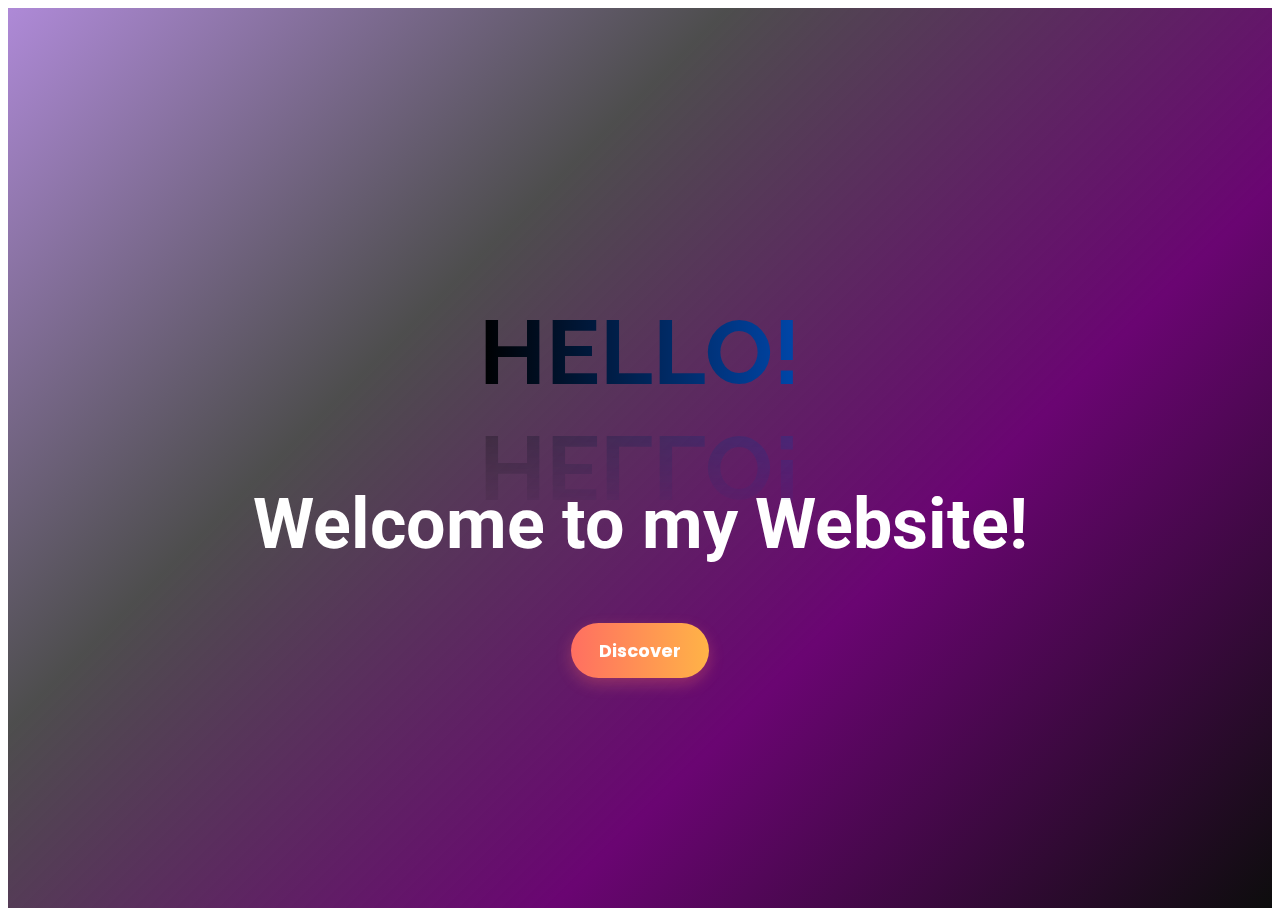
<file: Carossel/index.html>
<!DOCTYPE html>
<html lang="en">
<head>
    <meta charset="UTF-8">
    <meta name="viewport" content="width=device-width, initial-scale=1.0">
    <title>Document</title>
    <link rel="stylesheet" href="https://cdnjs.cloudflare.com/ajax/libs/animate.css/4.1.1/animate.min.css"/>
    <link rel="stylesheet" href="styles.css">
</head>
<body>
    <div class="container">
    
        <h1 class="animate__animated animate__bounceOut animate__slow">
            Hello! 
        </h1>

                    <!-- Loader caché au départ -->
         <div id="loader" class="loader" style="display: none;">
                <!-- Spinner -->
                <div class="spinner"></div>
        </div>


        <h2 class="animate__animated animate__slow animate__flipInY">
            Welcome to my Website!
        </h2>
        <button class="btn" id="discover-btn">Discover</button>
    </div>

    

    <script src="script.js"></script>
</body>
</html>
</file>
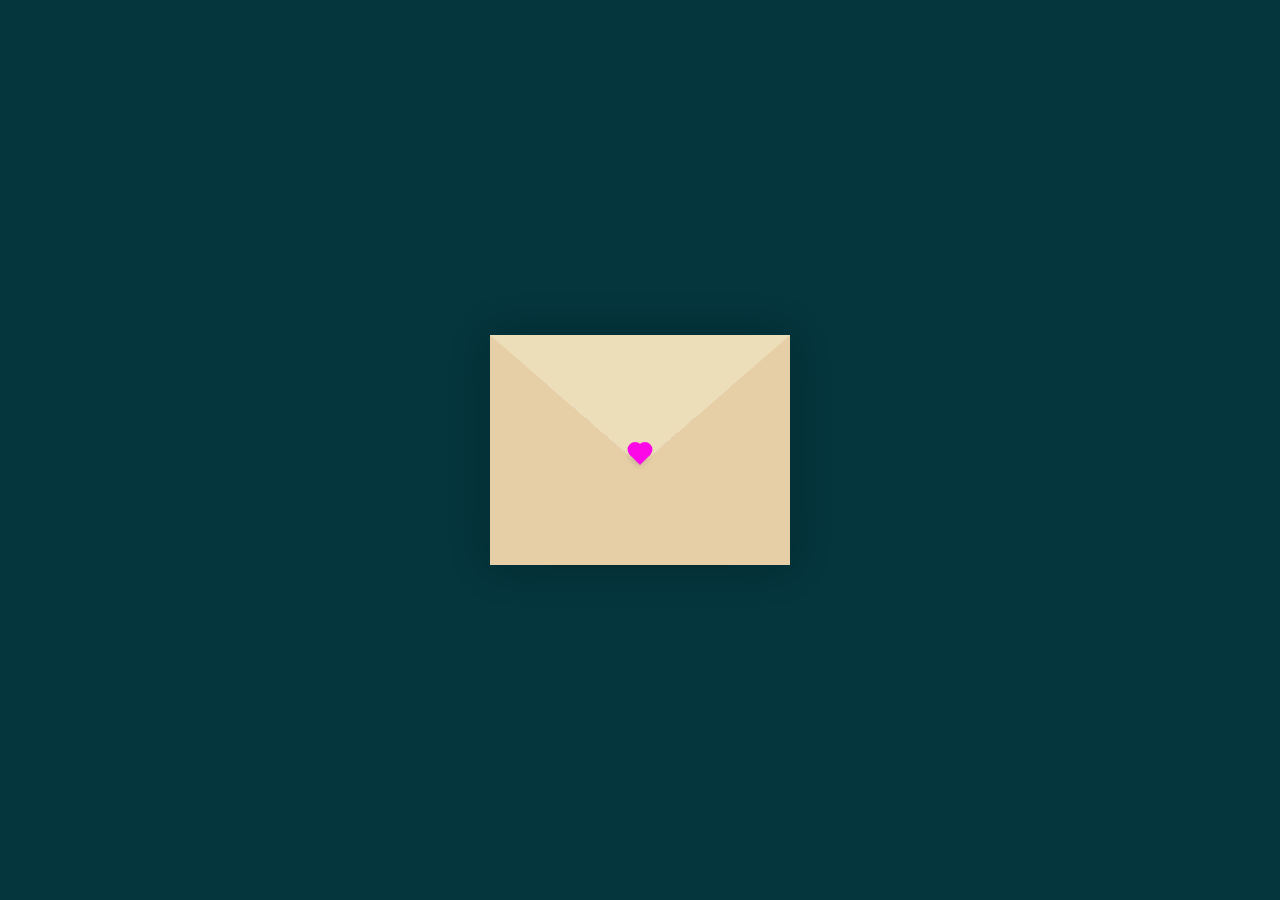
<file: Einladung zum Geburtstag/index.html>
<!DOCTYPE html>
<html lang="en">
<head>
    <meta charset="UTF-8">
    <meta name="viewport" content="width=device-width, initial-scale=1.0">
    <title>Einladung</title>
    <link rel="stylesheet" href="style.css">
</head>
<body>
    <div class="container">
        <div class="envelope-wrapper">
            <div class="envelope">
                <div class="letter">
                    <div class="text">
                        <strong>Liebe...</strong>
                        <p class="einladung">Einladung zum Geburtstag </p>
                            <p class="beschreibung"> Wann: 28 Dezember  2024 um 15Uhr <br>
                                    Wo: Fangelsbachstrasse 22, 70180 Stuttgart 
                            </p>
                            
                            <p class=" parole-dieu"> " Oh Give Thanks to the Lord
                                    for He is good! For His Mercy endures forever. " Psaulm 107:1
                            </p>
                            <p class="wünsche"> ☘️ Ich freue mich auf euch 🌸 </p>
                    
                            
                        <img class="myImg" src="./assets/PHOTO-2024-12-05-19-30-15.jpg" alt="image de femme">
                        <p class="singature"> Hobiniaina R.</p>
                    </div>
                </div>
            </div>
            <div class="heart"></div>
        </div>
    </div>


    <script src="script.js"></script>
</body>
</html>
</file>
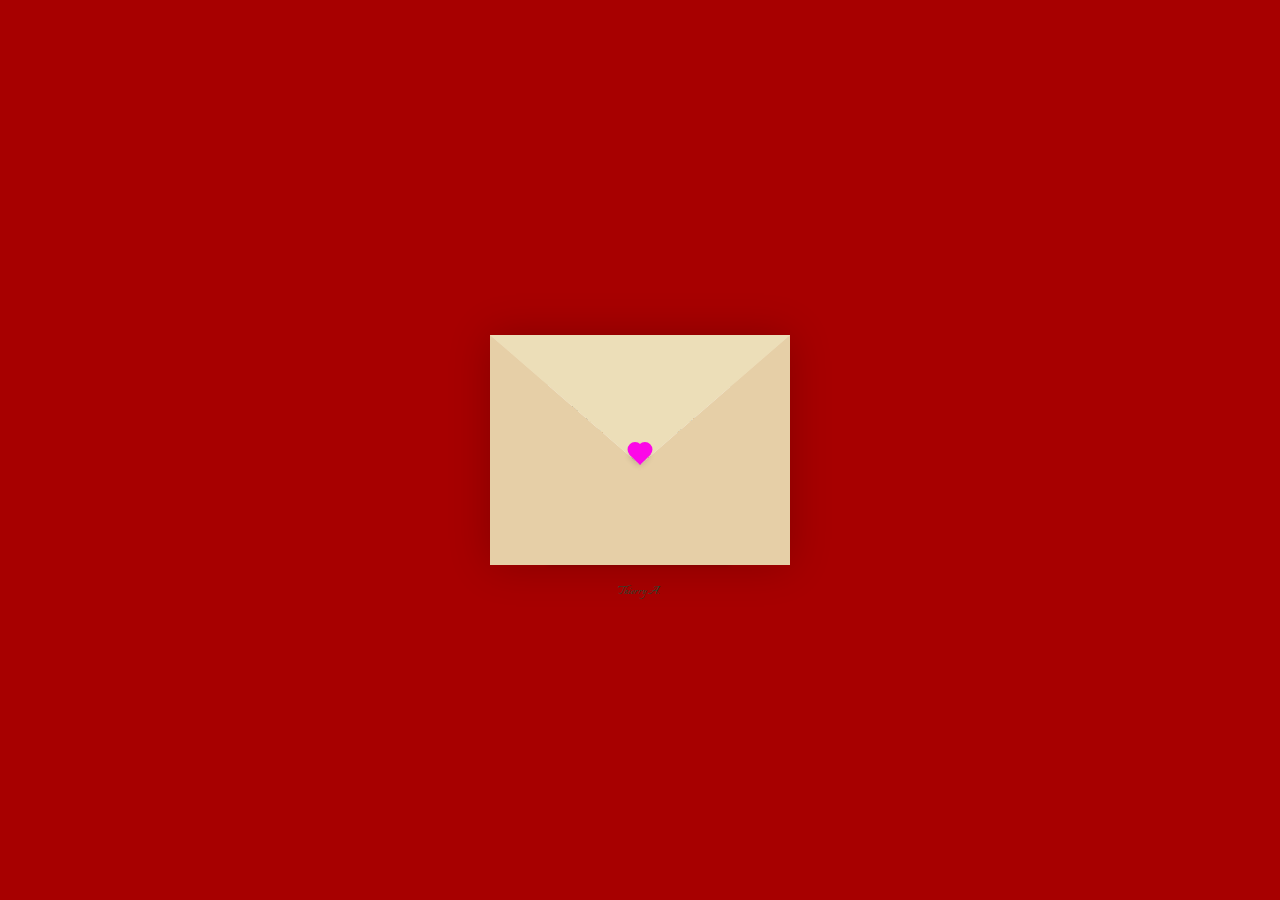
<file: EinladungGeburtstag/index.html>
<!DOCTYPE html>
<html lang="en">
<head>
    <meta charset="UTF-8">
    <meta name="viewport" content="width=device-width, initial-scale=1.0">
    <title>Einladung</title>
    <link rel="stylesheet" href="style.css">
</head>
<body>
    <div class="container">
        <div class="envelope-wrapper">
            <div class="envelope">
                <div class="letter">
                    <div class="text">
                        <strong>Liebe...</strong>
                        <p class="einladung">Joyeux Noel </p>
                            <p class="beschreibung"> 🎁 Que vos rêves se réalisent et que la nouvelle année soit aussi belle que cette période festive.

                                Joyeux Noël à toutes et à tous ! 🎄🎁✨
                            </p>
                            
                            <p class=" parole-dieu"> " Oh Give Thanks to the Lord
                                    for He is good! For His Mercy endures forever. " Psaulm 107:1
                            </p>
                            <p class="wünsche"> 🎁 Hotanteraka anie ny nofinofinareo ary enga anie ny taona vaovao ho tahaka ny hatsaran’izao Krismasy izao. </p>
                    
                            
                        <img class="myImg" src="./assets/PHOTO-2024-12-05-19-30-15.jpg" alt="image de femme">
                        <p class="singature"> Thierry A.</p>
                    </div>
                </div>
            </div>
            <div class="heart"></div>
        </div>
    </div>


    <script src="script.js"></script>
</body>
</html>
</file>
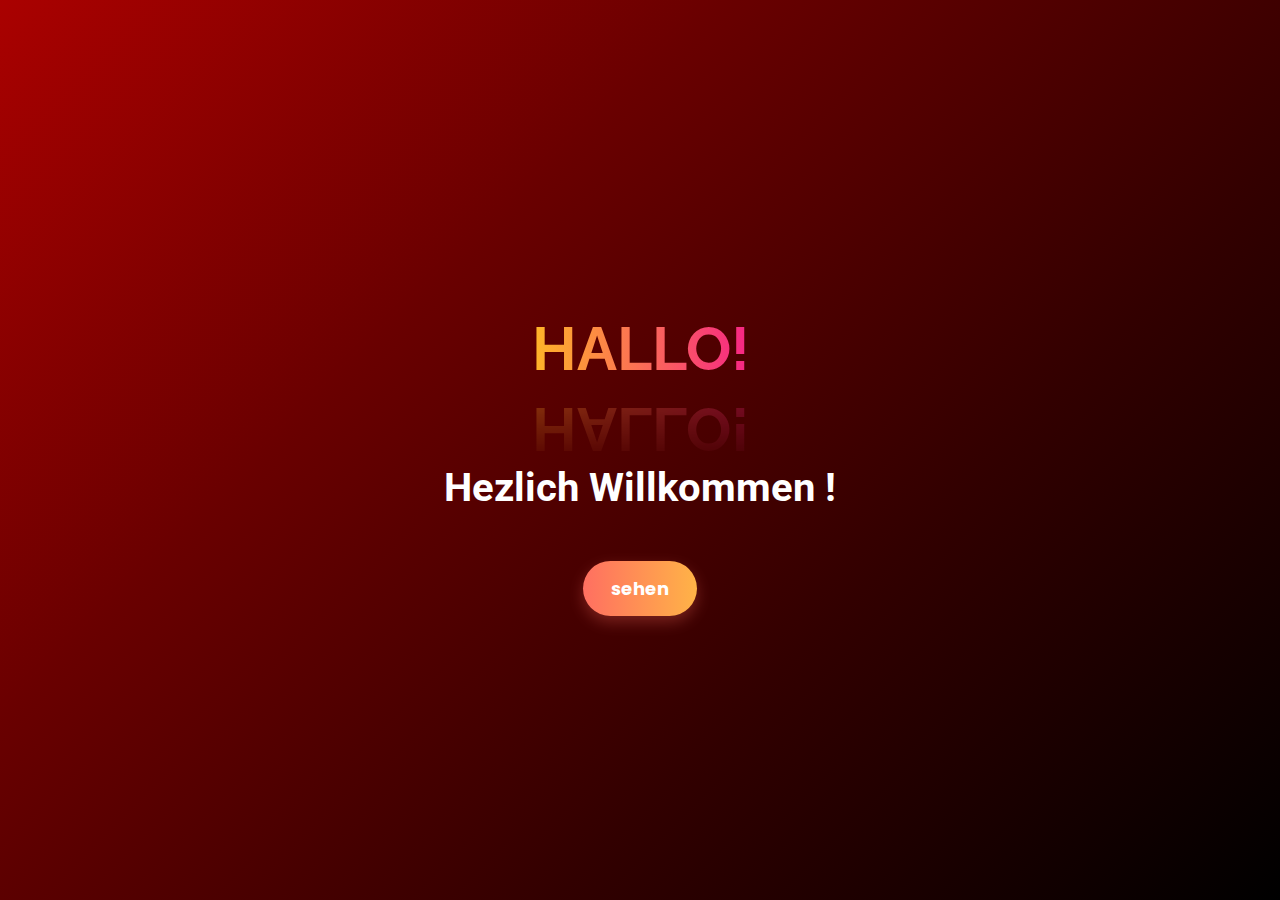
<file: invitation/index.html>
<!DOCTYPE html>
<html lang="en">
<head>
    <meta charset="UTF-8">
    <meta name="viewport" content="width=device-width, initial-scale=1.0">
    <title>Document</title>
    <link rel="stylesheet" href="https://cdnjs.cloudflare.com/ajax/libs/animate.css/4.1.1/animate.min.css"/>
    <link rel="stylesheet" href="style.css">
</head>
<body>
    <div class="container">
    
        <h1 class="animate__animated animate__bounceOut animate__slow">
            Hallo! 
        </h1>

                    <!-- Loader caché au départ -->
         <div id="loader" class="loader" style="display: none;">
                <!-- Spinner -->
                <div class="spinner"></div>
        </div>


        <h2 class="animate__animated animate__slow animate__flipInY">
            Hezlich Willkommen !
        </h2>
        <button class="btn" id="discover-btn">sehen</button>
    </div>

    

    <script src="script.js"></script>
</body>
</html>
</file>
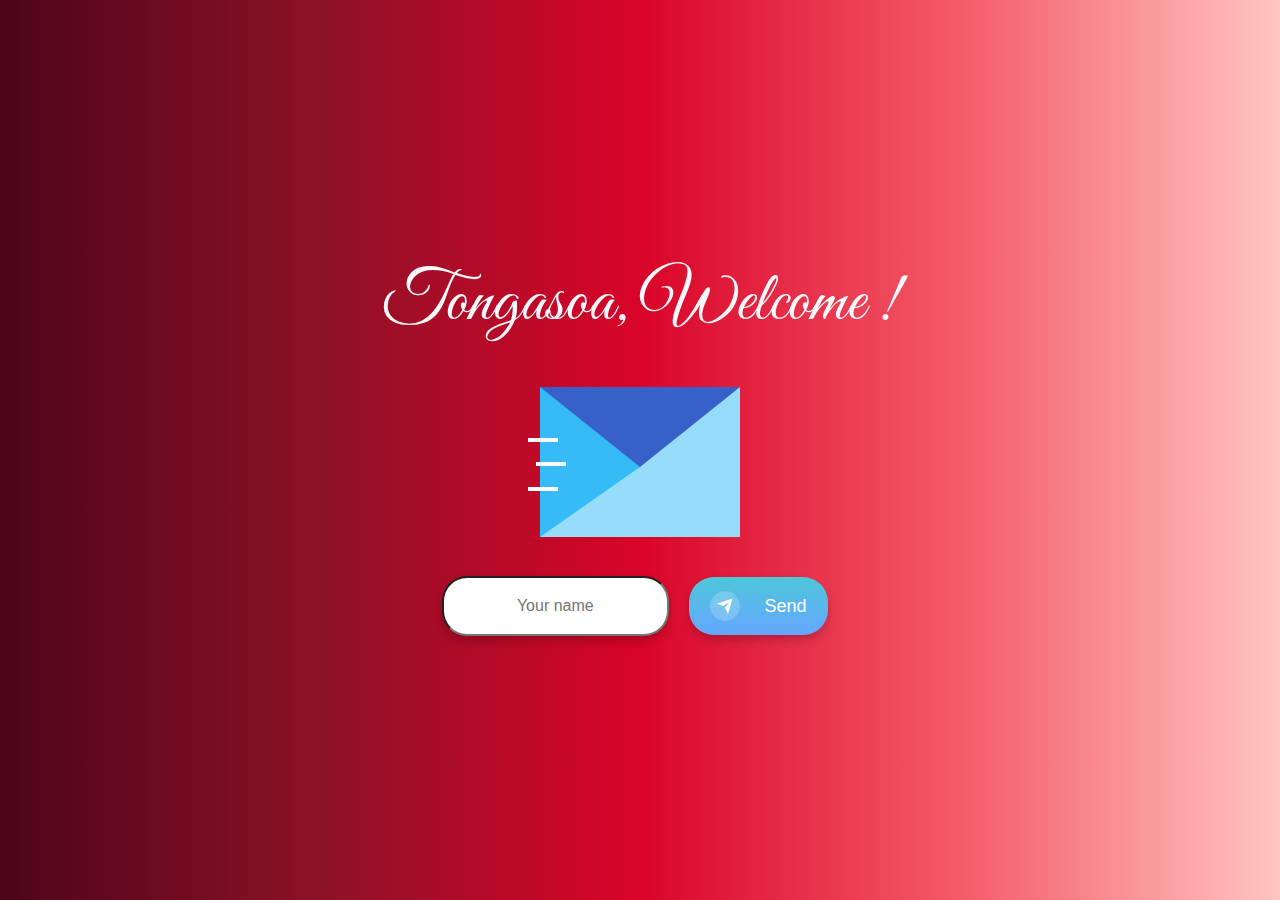
<file: MerryChristmas/index.html>
<!DOCTYPE html>
<html lang="en">
<head>
    <meta charset="UTF-8">
    <meta name="viewport" content="width=device-width, initial-scale=1.0">
    <title>Thierry Merry Christmas</title>
    <link rel="stylesheet" href="https://cdnjs.cloudflare.com/ajax/libs/animate.css/4.1.1/animate.min.css">
    <link rel="stylesheet" href="style.css">
</head>
<body class="page1">
<div class="container">
        <!-- Bienvenue -->
        <div class="salutation">
            <h1 class="animate__animated animate__heartBeat animate__delay-2s animate__infinite">Tongasoa, Welcome !</h1>
        </div>
    
        <!-- Envelope -->
        <div class="loader">
        </div>
    
        <!-- User input -->
        <div id="user-input">
            <input id="user-name" type="text" placeholder="Your name">
            <button id="send-btn">
                <div class="svg-wrapper-1">
                    <div class="svg-wrapper">
                        <svg xmlns="http://www.w3.org/2000/svg" viewBox="0 0 24 24" width="24" height="24">
                            <path fill="none" d="M0 0h24v24H0z"></path>
                            <path fill="currentColor" d="M1.946 9.315c-.522-.174-.527-.455.01-.634l19.087-6.362c.529-.176.832.12.684.638l-5.454 19.086c-.15.529-.455.547-.679.045L12 14l6-8-8 6-8.054-2.685z"></path>
                        </svg>
                    </div>
                </div>
                <span>Send</span>
            </button>
        </div>

        
        
        <h1 id="greeting-message"></h1>
        <audio id="jingle-bells" src="https://lenadesign.org/wp-content/uploads/2022/12/Jingle-Bells-Instrumental-Jingle-Punks.mp3" preload="auto"></audio>
        
        <!------  Loading cubes-->
        
        <div class="cube-loader-container">
                    <div class="cube-loader">
                        <div class="cube-top">
                        <svg
                            style="width: inherit;
                            height: inherit;"
                        >
                            <rect
                            x="0"
                            y="0"
                            width="100%"
                            height="100%"
                            filter="url(#waterCaustic)"
                            ></rect>
                        </svg>
                        </div>
                        <div class="cube-wrapper">
                        <span style="--i:0" class="cube-span"> </span>
                        <span style="--i:1" class="cube-span"></span>
                        <span style="--i:2" class="cube-span"></span>
                        <span style="--i:3" class="cube-span"></span>
                        </div>
                    </div>
                    
                    <svg style="display: none;">
                        <defs>
                        <filter id="waterCaustic">
                            <feTurbulence
                            type="fractalNoise"
                            baseFrequency="0.09"
                            numOctaves="1"
                            result="turbulence"
                            ></feTurbulence>
                            <feDisplacementMap
                            in="SourceGraphic"
                            in2="turbulence"
                            scale="600"
                            xChannelSelector="R"
                            yChannelSelector="G"
                            ></feDisplacementMap>
                        </filter>
                        </defs>
                    </svg>
        </div>
        
            
  
</div>
        

    
       

      

         

<script src="./script.js"></script>
</body>
</html>
</file>
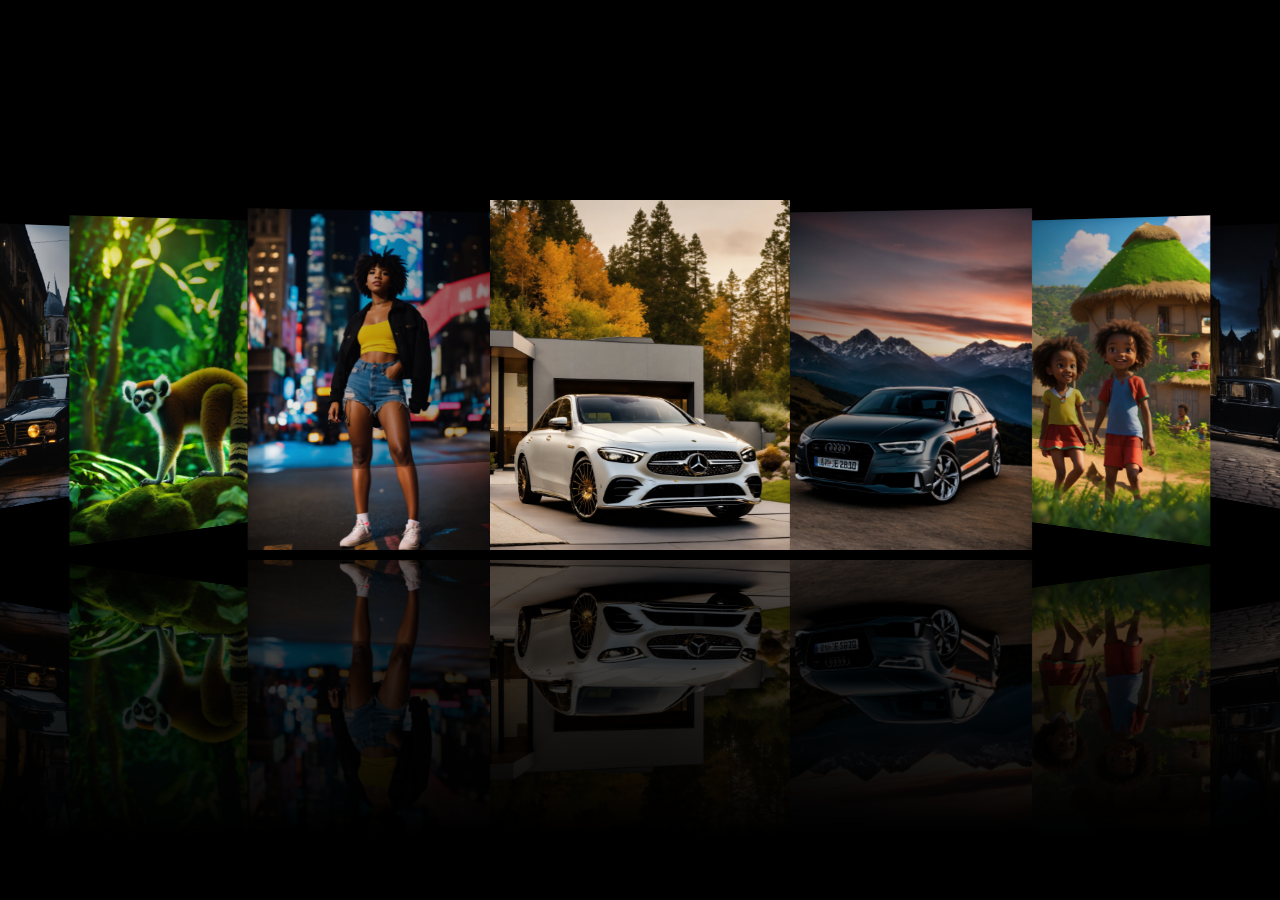
<file: Carossel/images.html>
<!DOCTYPE html>
<html lang="en">
<head>
    <meta charset="UTF-8">
    <meta name="viewport" content="width=device-width, initial-scale=1.0">
    <title>Document</title>
    <link rel="stylesheet" href="https://cdn.jsdelivr.net/npm/swiper@11/swiper-bundle.min.css"/>
    <link rel="stylesheet" href="styles.css">

</head>
<body class="images">
    
    <!-- Swiper -->
  <div class="swiper mySwiper">
    <div class="swiper-wrapper">
      <div class="swiper-slide">
        <img src="./assets/2022 mercedas E350  WHITE WITH GOLD TRIM  AND  con.webp" />
      </div>
      <div class="swiper-slide">
        <img src="./assets/Audi a3 8v nano gray colors in the mountains on a .webp" />
      </div>
      <div class="swiper-slide">
        <img src="./assets/Ethiopian kids.webp" />
      </div>
      <div class="swiper-slide">
        <img src="./assets/gothic style (1).webp" />
      </div>
      <div class="swiper-slide">
        <img src="./assets/Luminous Lemurflora A fusion of lemur and lush pla.webp" />
      </div>
      <div class="swiper-slide">
        <img src="./assets/white guy with dark curly hair in futuristic cloth.webp" />
      </div>
      <div class="swiper-slide">
        <img src="./assets/gothic style (2).webp" />
      </div>
      <div class="swiper-slide">
        <img src="./assets/Luminous Lemurflora A fusion of lemur and lush pla.webp" />
      </div>
      <div class="swiper-slide">
        <img src="./assets/Photograph of a spring streetwear clothing of a bl.webp" />
      </div>
    </div>
    <div class="swiper-pagination"></div>
  </div>





    <script src="https://cdn.jsdelivr.net/npm/swiper@11/swiper-bundle.min.js"></script>
    <script src="./script.js"></script>
    <!-- Initialize Swiper -->
  <script>
    var swiper = new Swiper(".mySwiper", {
      effect: "coverflow",
      grabCursor: true,
      centeredSlides: true,
      slidesPerView: "auto",
      coverflowEffect: {
        rotate: 20,
        stretch: 0,
        depth: 200,
        modifier: 1,
        slideShadows: true,
      },
      loop:true,
      autoplay: {
        delay:1000,
        disableOnInteraction:false,
      }
    });
  </script>
</body>
</html>
</file>
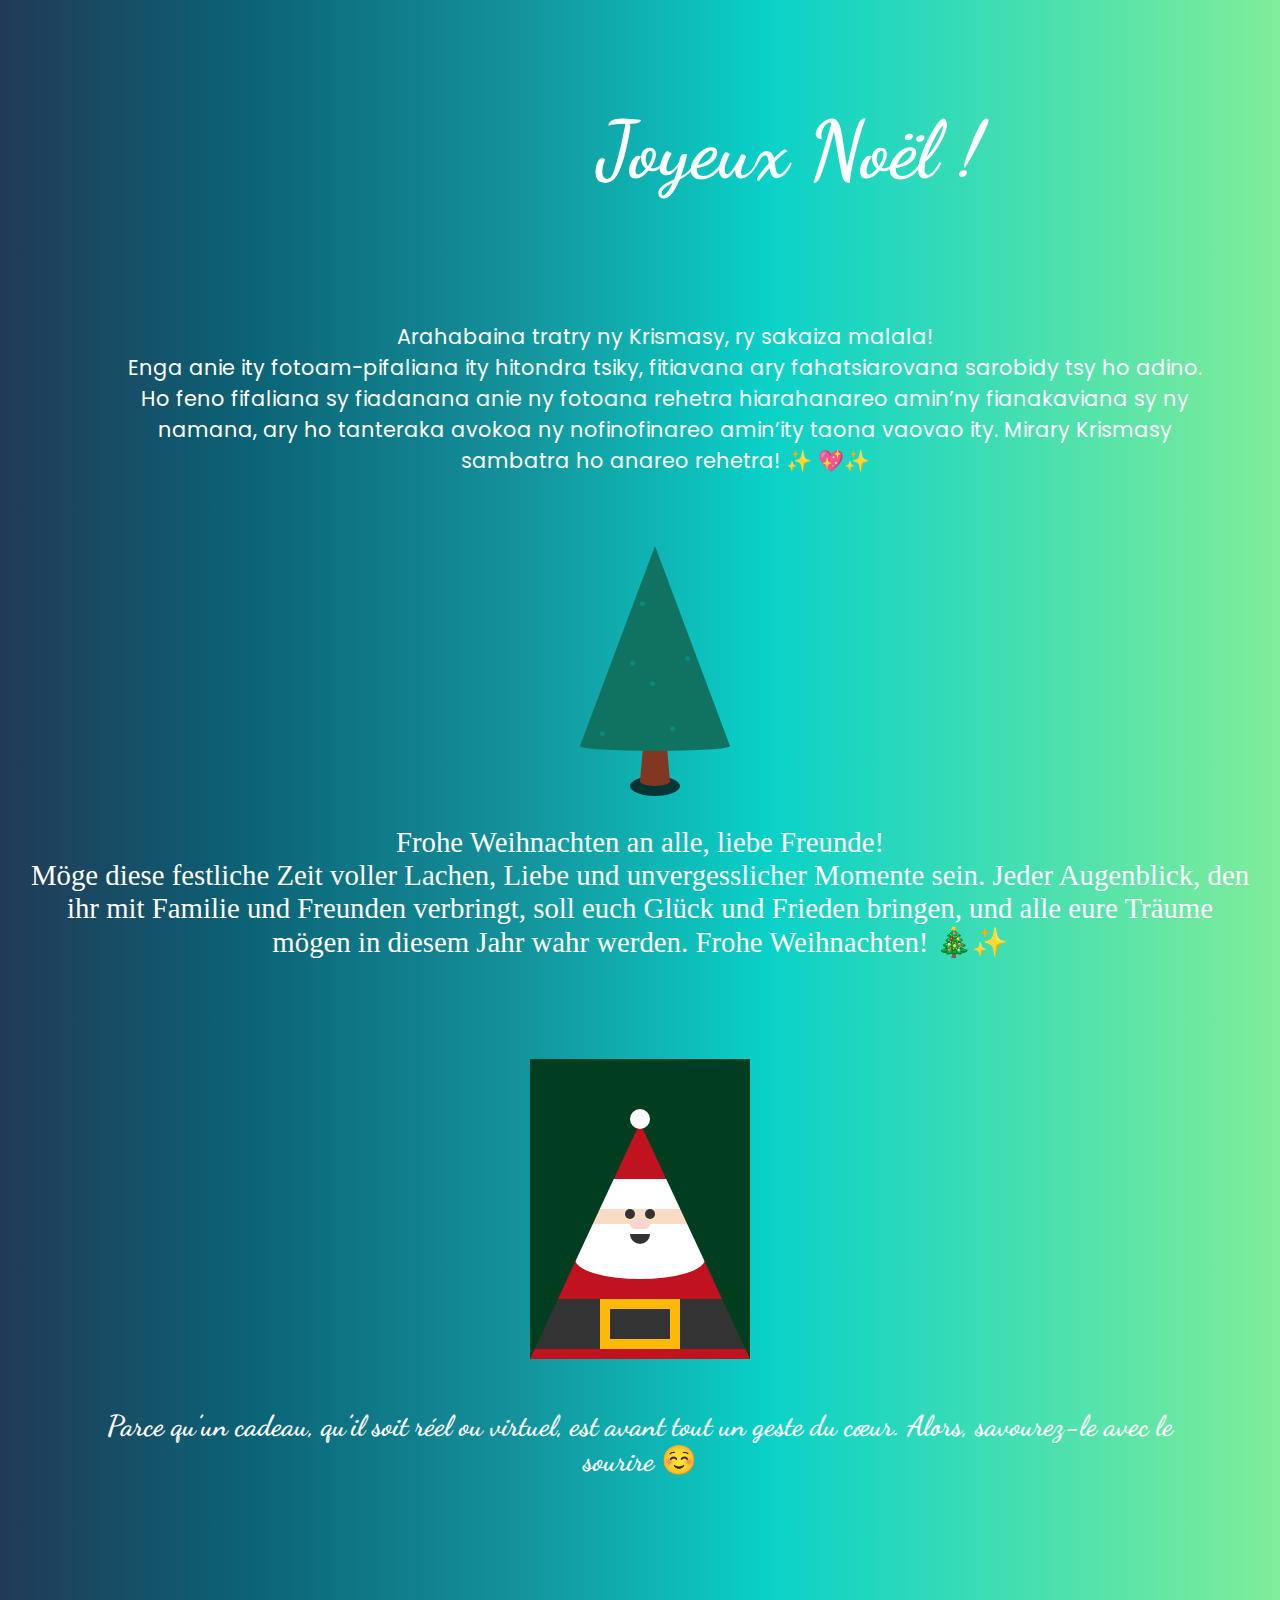
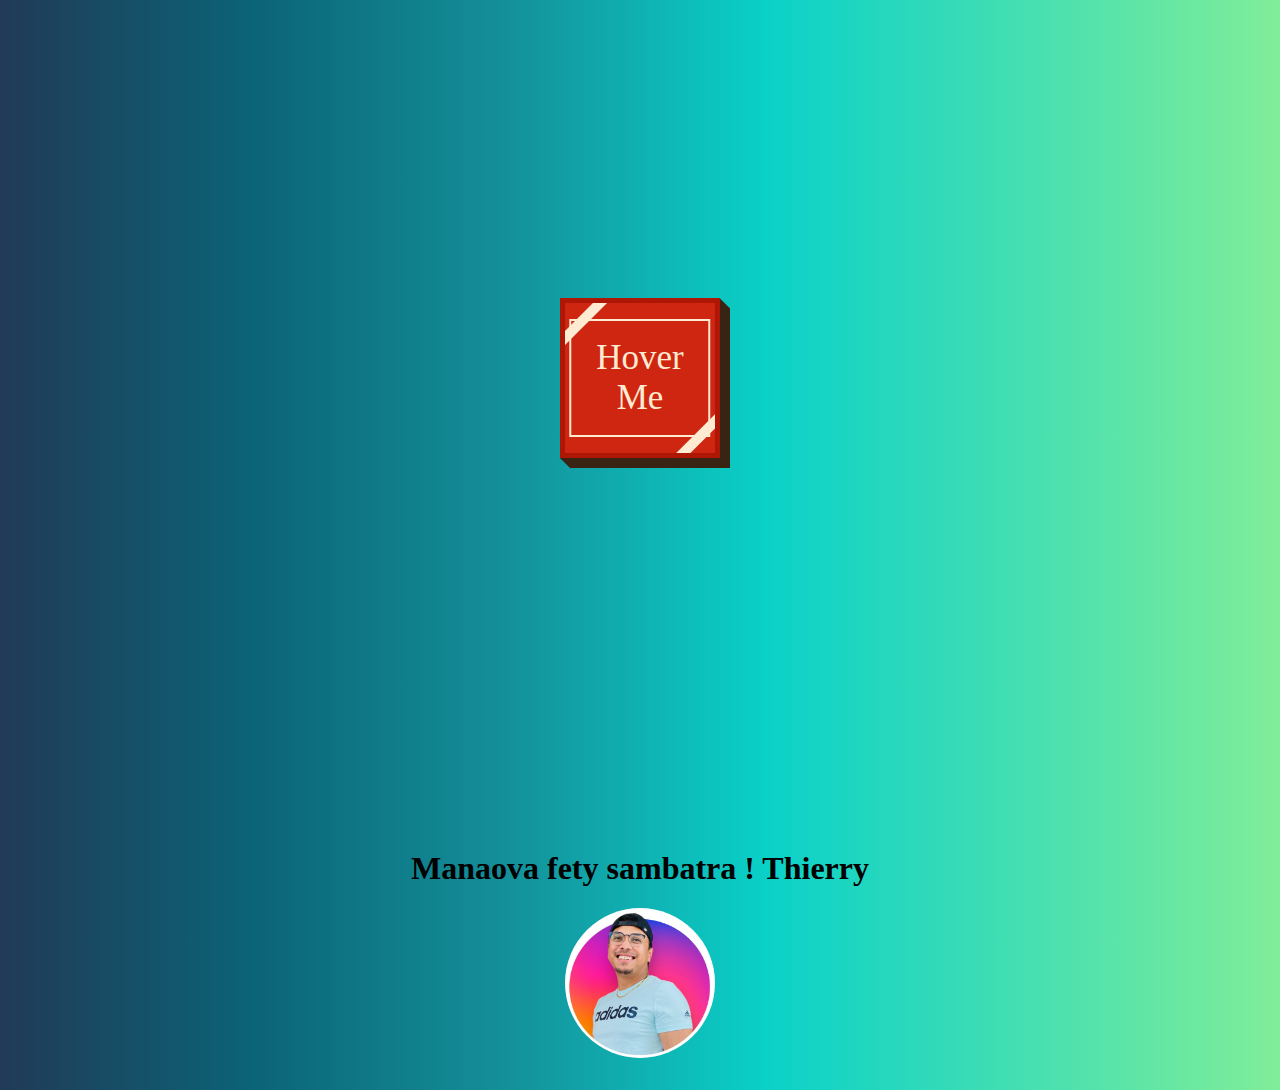
<file: MerryChristmas/page2.html>
<!DOCTYPE html>
<html lang="en">
<head>
    <meta charset="UTF-8">
    <meta name="viewport" content="width=device-width, initial-scale=1.0">
    <title>Thierry Merry Christmas</title>
    <link
    rel="stylesheet"
    href="https://cdnjs.cloudflare.com/ajax/libs/animate.css/4.1.1/animate.min.css"
  />
  
    <link rel="stylesheet" href="./style.css">
</head>
<body class="page2">

    

<div class="container-page2">
    <h1 class="text animate__animated animate__bounce animate__infinite" id="greeting-message">Merry Christmas <span id="user-name">...</span>!</h1>
    <p class="Text-malagasy">Arahabaina tratry ny Krismasy, ry sakaiza malala! </br>
      Enga anie ity fotoam-pifaliana ity hitondra tsiky, fitiavana ary fahatsiarovana sarobidy tsy ho adino.
      Ho feno fifaliana sy fiadanana anie ny fotoana rehetra hiarahanareo amin’ny fianakaviana sy ny namana, ary ho tanteraka avokoa ny nofinofinareo amin’ity taona vaovao ity.
      Mirary Krismasy sambatra ho anareo rehetra! ✨ 💖✨
    </p>


        <!-- Arbre de noel -->
        <div class="christmas-container">
          <div id="christmas-tree" class="christmas-tree">
            <div class="tree">
              <div class="tree-details"></div>
            </div>
            <div class="lights">
              <div class="row-one"></div>
              <div class="row-two"></div>
            </div>
            <div class="balls"></div>
            <div class="star"></div>
            <div class="shadow"></div>
          </div>
        </div>
        
        <!------######################## Texte en Allemand ############################################-->

        <div class="text-allemand-container">
          <span class="text-allemand">
              Frohe Weihnachten an alle, liebe Freunde! </br> 
              Möge diese festliche Zeit voller Lachen, Liebe und unvergesslicher Momente sein.  
              Jeder Augenblick, den ihr mit Familie und Freunden verbringt, soll euch Glück und Frieden bringen, und alle eure Träume mögen in diesem Jahr wahr werden.  
              Frohe Weihnachten!  🎄✨
          </span>
        </div>
    
    
        

    <!--- La carte de voeux -->
    <div class="card-container">
        <div class="christmas-card">
          <audio id="player" name="jingle-bells">
          <source src="https://lenadesign.org/wp-content/uploads/2022/12/Jingle-Bells-Instrumental-Jingle-Punks.mp3" type="audio/mpeg"/></audio>

          <input id="open" type="checkbox">
          <label class="open" for="open"></label>
          <div class="card-front">
            <div class="santa-claus"></div>
            <div class="front"></div>
            <div class="pompon"></div>
          </div>
          <div class="card-inside">
          </div>
        </div>
    </div>

    
  <!-- Un text de voeux -->
   <div class="text-chocolat">
    <h1 class="animate__animated animate__backInRight animate__repeat-3">Parce qu’un cadeau, qu’il soit réel ou virtuel, est avant tout un geste du cœur. Alors, savourez-le avec le sourire ☺️</h1>   
   </div>


  <!-- Chocolat Box-->
  
  <div class="chocolat-container">
    <div class="chocolate-box">
        <div class="chocs">
          <div id="top-left" class="top-left"></div>
          <div id="top-right" class="top-right"></div>
          <div id="bottom-left" class="bottom-left"></div>
          <div id="bottom-right" class="bottom-right"></div>
        </div>
        <div class="box-bottom"></div>
        <div class="cover"></div>
        <div id="white">White Chocolate</div>
        <div id="milk">Milk Chocolate</div>
        <div id="truffle">Chocolate truffle</div>
        <div id="truffle2">Chocolate truffle</div>
    </div>
  </div>

    <!-- Ma photo-->
    <h1 id="moi" class="animate__animated animate__rubberBand animate__infinite">Manaova fety sambatra ! Thierry</h1>
    <div class="mypictures-container">
      <img class="mypictures" src="./assets/Screenshot 2024-12-19 at 15.21.38.png" alt="images">
    </div>
 
                
                


</div>

    <script src="./script.js"></script>
</body>
</html>
</file>
<file: Carossel/styles.css>
@import url('https://fonts.googleapis.com/css2?family=Lora:ital,wght@0,400..700;1,400..700&family=Merriweather:ital,wght@0,300;0,400;0,700;0,900;1,300;1,400;1,700;1,900&family=Montserrat:ital,wght@0,100..900;1,100..900&family=Playfair:ital,opsz,wght@0,5..1200,300..900;1,5..1200,300..900&family=Poppins:ital,wght@0,100;0,200;0,300;0,400;0,500;0,600;0,700;0,800;0,900;1,100;1,200;1,300;1,400;1,500;1,600;1,700;1,800;1,900&family=Raleway:ital,wght@0,100..900;1,100..900&family=Roboto:ital,wght@0,100;0,300;0,400;0,500;0,700;0,900;1,100;1,300;1,400;1,500;1,700;1,900&display=swap');

h1 {
  font-family: 'Playfair Display', serif;
  font-size: 64px;
  font-weight: 700;
  text-transform: uppercase;
  background: linear-gradient(90deg, #000000, #0047ab); /* Dégradé noir et bleu */
  background-clip: text; /* Version standard */
  -webkit-background-clip: text; /* Pour les navigateurs WebKit */
  -webkit-text-fill-color: transparent; /* Rend le fond transparent */
  text-align: center;
  margin-bottom: 20px;
  animation: fadeIn 2s ease-in-out;
  -webkit-box-reflect: below 10px linear-gradient(transparent, rgba(0, 0, 0, 0.3));
}

.container{
  background: linear-gradient(135deg, rgba(154, 108, 205, 0.8), rgba(33, 33, 33, 0.8), #6A0572, #0D0D0D);
  backdrop-filter: blur(10px); /* Effet verre */
  height: 100vh;
  display: flex;
  justify-content: center;
  flex-direction: column;
  align-items: center;
  text-align: center;
}

.animate__animated.animate__bounceOut.animate__slow{
    font-family: "Raleway", sans-serif;
    font-size: 90px;
    
}
.animate__animated.animate__slow.animate__flipInY{
    font-family: "Roboto";
    color: white;
    font-size: 70px;
    display: flex;
    flex-direction: column;
    justify-content: center;
    align-items: center;
}
.btn {
    display: inline-block;
    padding: 14px 28px;
    font-family: 'Poppins', sans-serif; /* Police moderne */
    font-size: 18px;
    font-weight: bold;
    color: #ffffff; /* Texte blanc */
    background: linear-gradient(90deg, #FF6F61, #FFB347); /* Dégradé vibrant et énergique */
    border: none;
    border-radius: 30px; /* Coins encore plus arrondis pour un look moderne */
    box-shadow: 0 6px 15px rgba(255, 111, 97, 0.3); /* Ombre colorée */
    text-align: center;
    text-decoration: none;
    cursor: pointer;
    transition: all 0.3s ease-in-out; /* Animation douce */
  }
  
  .btn:hover {
    background: linear-gradient(90deg, #FFB347, #FF6F61); /* Inversion du dégradé au survol */
    transform: scale(1.05); /* Légère augmentation de la taille */
    box-shadow: 0 8px 20px rgba(255, 111, 97, 0.5); /* Ombre plus intense */
  }
  
  .btn:active {
    transform: scale(0.95); /* Réduction légère pour un effet cliqué */
    box-shadow: 0 4px 10px rgba(255, 111, 97, 0.2);
  }

  /****** Loader ****/
  .images{
    background-color: black;
  }
  .loader {
    position: relative;
    width: 120px;
    height: 90px;
    margin: 0 auto;
  }
  .loader:before {
    content: "";
    position: absolute;
    bottom: 30px;
    left: 50px;
    height: 30px;
    width: 30px;
    border-radius: 50%;
    background: #FF3D00;
    animation: loading-bounce 0.5s ease-in-out infinite alternate;
  }
  .loader:after {
    content: "";
    position: absolute;
    right: 0;
    top: 0;
    height: 7px;
    width: 45px;
    border-radius: 4px;
    box-shadow: 0 5px 0 #fff, -35px 50px 0 #fff, -70px 95px 0 #fff;
    animation: loading-step 1s ease-in-out infinite;
  }

  @keyframes loading-bounce {
    0% { transform: scale(1, 0.7)}
    40% { transform: scale(0.8, 1.2)}
    60% { transform: scale(1, 1)}
    100% { bottom: 140px }
  }
  @keyframes loading-step {
    0% {
      box-shadow: 0 10px 0 rgba(0,0,0,0),
                  0 10px 0 #fff,
                -35px 50px 0 #fff,
                -70px 90px 0 #fff;
    }
    100% {
      box-shadow: 0 10px 0 #fff,
                -35px 50px 0 #fff,
                -70px 90px 0 #fff,
                -70px 90px 0 rgba(0,0,0,0);
    }
  }


  html,
    .images {
      position: relative;
      height: 100%;
    }

    .images {
      background: black;
      font-family: Helvetica Neue, Helvetica, Arial, sans-serif;
      font-size: 14px;
      color: #000;
      margin: 0;
      padding: 0;
      min-height: 100vh;

    }

    .swiper {
      width: 100%;
      padding-top: 50px;
      padding-bottom: 50px;
      -webkit-box-reflect: below 10px linear-gradient(transparent,transparent,#0006);
    }

    .swiper-slide {
      margin-top: 150px;
      background-position: center;
      background-size: cover;
      width: 300px;
      height: 300px;
      background-color: #000;
      
    }
      
    

    .swiper-slide img {
      display: block;
      width: 100%;
      
    }
    .hidden {
      display: none;
  }
</file>
<file: Einladung zum Geburtstag/style.css>
:root{
    --primary: #fff;
    --bg-color: rgb(5, 53, 61);
    --bg-envelope-color: #f5edd1;
    --envelope-tab: #ecdeb8;
    --envelope-cover: #e6cfa7;
    --shadow-color: rgba(0, 0, 0, 0.2);
    --txt-color: #444;
    --heart-color: rgb(252, 8, 231);
  }
  body{
    margin: 0;
    padding: 0;
    box-sizing: border-box;
    background: var(--bg-color);
    display: flex;
    align-items: center;
    justify-content: center;
  }
  .container {
    height: 100vh;
    display: flex;
    place-items: center;
  }
  
  .container > .envelope-wrapper {
    background: var(--bg-envelope-color);
    box-shadow: 0 0 40px var(--shadow-color);
  }
  .envelope-wrapper > .envelope {
    position: relative;
    width: 300px;
    height: 230px;
  }
  .envelope-wrapper > .envelope::before {
    content: "";
    position: absolute;
    top: 0;
    z-index: 2;
    border-top: 130px solid var(--envelope-tab);
    border-right: 150px solid transparent;
    border-left: 150px solid transparent;
    transform-origin: top;
    transition: all 0.5s ease-in-out 0.7s;
  }
  .envelope-wrapper > .envelope::after {
    content: "";
    position: absolute;
    z-index: 2;
    width: 0px;
    height: 0px;
    border-top: 130px solid transparent;
    border-right: 150px solid var(--envelope-cover);
    border-bottom: 100px solid var(--envelope-cover);
    border-left: 150px solid var(--envelope-cover);
  }
  .envelope > .letter {
    position: absolute;
    right: 20%;
    bottom: 0;
    width: 54%;
    height: 80%;
    background: var(--primary);
    text-align: center;
    transition: all 1s ease-in-out;
    box-shadow: 0 0 5px var(--shadow-color);
    padding: 20px 10px;
  }
  /* Style pour le texte principal (strong) */
  .text strong {
  font-size: 10px; /* Taille plus grande pour attirer l'attention */
  font-weight: bold; /* Texte en gras */
  color: #2D0C57; /* Couleur principale */
  text-shadow: 2px 2px 4px rgba(0, 0, 0, 0.2); /* Ombre légère */
  margin-bottom: 10px; /* Espacement inférieur */
  
}
.text .einladung{
  padding-left: 20px;
  font-size: 10px;
  color:#AF2BBF;
  text-shadow: 2px 2px 4px rgba(0, 0, 0, 0.2);
}
.text .beschreibung{
  font-size: 7px; /* Taille du texte confortable à lire */
    color: #9586A8; /* Couleur secondaire */
    line-height: 1.6; /* Espacement entre les lignes */
    font-family: 'Montserrat', sans-serif; /* Police moderne et élégante */
   
}
.text .wünsche{
  font-size: 7px;
  padding-left: 25px;
  color: #9586A8;
}

.text .parole-dieu{
  font-size: 7px;
  padding-top: 0;
  padding-left: 25px;
  color: #9586A8;
}

.text p:last-child {
    font-style: italic; /* Italique pour différencier les citations */
    color: #0BCE83; /* Couleur verte pour mettre en valeur */
    text-align: center; /* Alignement centré */
    margin-top: 20px; /* Espacement supérieur pour le différencier */
}

.myImg{
  padding-left: 30px;
  height: 50px;
  
}



  .envelope > .letter > .text {
    font-family: 'Gill Sans', 'Gill Sans MT', Calibri, 'Trebuchet MS', sans-serif;
    color: var(--txt-color);
    text-align: left;
    font-size: 10px;
  }
  .heart {
    position: absolute;
    top: 50%;
    left: 50%;
    width: 15px;
    height: 15px;
    background: var(--heart-color);
    z-index: 4;
    transform: translate(-50%, -20%) rotate(45deg);
    transition: transform 0.5s ease-in-out 1s;
    box-shadow: 0 1px 6px var(--shadow-color);
    cursor: pointer;
  }
  .heart:before, 
  .heart:after {
    content: "";
    position: absolute;
    width: 15px;
    height: 15px;
    background-color: var(--heart-color);
    border-radius: 50%;
  }
  .heart:before {
    top: -7.5px;
  }
  .heart:after {
    right: 7.5px;
  }
  .flap > .envelope:before {
    transform: rotateX(180deg);
    z-index: 0;
  }

  /* faire sortir la lettre*/
  .flap > .envelope > .letter {
    bottom: 250px;
    transform: scale(1.5);
    transition-delay: 1s;
  }
  .flap > .heart {
    transform: rotate(90deg);
    transition-delay: 0.4s;
  }
</file>
<file: EinladungGeburtstag/style.css>
@import url('https://fonts.googleapis.com/css2?family=Italianno&family=Jura:wght@300..700&family=Montserrat:ital,wght@0,100..900;1,100..900&family=Nunito+Sans:ital,opsz,wght@0,6..12,200..1000;1,6..12,200..1000&family=Orbitron:wght@400..900&family=Poppins:ital,wght@0,100;0,200;0,300;0,400;0,500;0,600;0,700;0,800;0,900;1,100;1,200;1,300;1,400;1,500;1,600;1,700;1,800;1,900&family=Roboto+Slab:wght@100..900&family=Rubik:ital,wght@0,300..900;1,300..900&display=swap');


:root{
    --primary: #fff;
    --bg-color: rgb(167, 0, 0);
    --bg-envelope-color: #f5edd1;
    --envelope-tab: #ecdeb8;
    --envelope-cover: #e6cfa7;
    --shadow-color: rgba(0, 0, 0, 0.2);
    --txt-color: #444;
    --heart-color: rgb(252, 8, 231);
  }
  body{
    margin: 0;
    padding: 0;
    box-sizing: border-box;
    background: var(--bg-color);
    display: flex;
    align-items: center;
    justify-content: center;
  }
  .container {
    height: 100vh;
    display: flex;
    place-items: center;
  }
  
  .container > .envelope-wrapper {
    background: var(--bg-envelope-color);
    box-shadow: 0 0 40px var(--shadow-color);
  }
  .envelope-wrapper > .envelope {
    position: relative;
    width: 300px;
    height: 230px;
  }
  .envelope-wrapper > .envelope::before {
    content: "";
    position: absolute;
    top: 0;
    z-index: 2;
    border-top: 130px solid var(--envelope-tab);
    border-right: 150px solid transparent;
    border-left: 150px solid transparent;
    transform-origin: top;
    transition: all 0.5s ease-in-out 0.7s;
  }
  .envelope-wrapper > .envelope::after {
    content: "";
    position: absolute;
    z-index: 2;
    width: 0px;
    height: 0px;
    border-top: 130px solid transparent;
    border-right: 150px solid var(--envelope-cover);
    border-bottom: 100px solid var(--envelope-cover);
    border-left: 150px solid var(--envelope-cover);
  }
  .envelope > .letter {
    position: absolute;
    right: 20%;
    bottom: 0;
    width: 54%;
    height: 80%;
    background: var(--primary);
    text-align: center;
    transition: all 1s ease-in-out;
    box-shadow: 0 0 5px var(--shadow-color);
    padding: 20px 10px;
  }
  /* Style pour le texte principal (strong) */
  .text strong {
  font-family: 'Monserat';
  font-style: oblique;
  font-size: 10px; /* Taille plus grande pour attirer l'attention */
  font-weight: bold; /* Texte en gras */
  color: #2D0C57; /* Couleur principale */
  text-shadow: 2px 2px 4px rgba(0, 0, 0, 0.2); /* Ombre légère */
  margin-bottom: 10px; /* Espacement inférieur */
  
}
.text .einladung{
  padding-left: 20px;
  font-size: 10px;
  color:#AF2BBF;
  text-shadow: 2px 2px 4px rgba(0, 0, 0, 0.2);
}
.text .beschreibung{
  font-size: 7px; /* Taille du texte confortable à lire */
    color: #283618; /* Couleur secondaire */
    line-height: 1.6; /* Espacement entre les lignes */
    font-family: 'Montserrat', sans-serif; /* Police moderne et élégante */
   
}
.text .wünsche{
  font-size: 7px;
  padding-left: 25px;
  color: #283618;
}

.text .parole-dieu{
  font-size: 7px;
  padding-top: 0;
  padding-left: 25px;
  color: #283618;
}

.text p:last-child {
    font-family: "Italianno", cursive;
    font-size: 13px;
    color: #124f38; /* Couleur verte pour mettre en valeur */
    text-align: center; /* Alignement centré */
    margin-top: 20px; /* Espacement supérieur pour le différencier */
}

.myImg{
  padding-left: 65px;
  height: 50px;
  
}



  .envelope > .letter > .text {
    font-family: 'Gill Sans', 'Gill Sans MT', Calibri, 'Trebuchet MS', sans-serif;
    color: var(--txt-color);
    text-align: left;
    font-size: 10px;
  }
  .heart {
    position: absolute;
    top: 50%;
    left: 50%;
    width: 15px;
    height: 15px;
    background: var(--heart-color);
    z-index: 4;
    transform: translate(-50%, -20%) rotate(45deg);
    transition: transform 0.5s ease-in-out 1s;
    box-shadow: 0 1px 6px var(--shadow-color);
    cursor: pointer;
  }
  .heart:before, 
  .heart:after {
    content: "";
    position: absolute;
    width: 15px;
    height: 15px;
    background-color: var(--heart-color);
    border-radius: 50%;
  }
  .heart:before {
    top: -7.5px;
  }
  .heart:after {
    right: 7.5px;
  }
  .flap > .envelope:before {
    transform: rotateX(180deg);
    z-index: 0;
  }

  /* faire sortir la lettre*/
  .flap > .envelope > .letter {
    bottom: 250px;
    transform: scale(1.5);
    transition-delay: 1s;
  }
  .flap > .heart {
    transform: rotate(90deg);
    transition-delay: 0.4s;
  }
</file>
<file: invitation/style.css>
@import url('https://fonts.googleapis.com/css2?family=Lora:ital,wght@0,400..700;1,400..700&family=Merriweather:ital,wght@0,300;0,400;0,700;0,900;1,300;1,400;1,700;1,900&family=Montserrat:ital,wght@0,100..900;1,100..900&family=Playfair:ital,opsz,wght@0,5..1200,300..900;1,5..1200,300..900&family=Poppins:ital,wght@0,100;0,200;0,300;0,400;0,500;0,600;0,700;0,800;0,900;1,100;1,200;1,300;1,400;1,500;1,600;1,700;1,800;1,900&family=Raleway:ital,wght@0,100..900;1,100..900&family=Roboto:ital,wght@0,100;0,300;0,400;0,500;0,700;0,900;1,100;1,300;1,400;1,500;1,700;1,900&display=swap');

*{
  
  margin: 0px;
}

h1 {
  font-family: 'Playfair Display', serif;
  font-size: 64px;
  font-weight: 700;
  text-transform: uppercase;
  background: linear-gradient(90deg, #ffb627, #f72585); /* Dégradé noir et bleu */
  background-clip: text; /* Version standard */
  -webkit-background-clip: text; /* Pour les navigateurs WebKit */
  -webkit-text-fill-color: transparent; /* Rend le fond transparent */
  text-align: center;
  margin-bottom: 20px;
  animation: fadeIn 2s ease-in-out;
  -webkit-box-reflect: below 10px linear-gradient(transparent, rgba(30, 29, 29, 0.3));
}

.container{
  background: linear-gradient(135deg, #AA0100, #690000, #320000, #000000);
  backdrop-filter: blur(30px); /* Effet verre */
  width: 100%;
  height: 100vh;
  display: flex;
  justify-content: center;
  flex-direction: column;
  align-items: center;
  text-align: center;
}

.animate__animated.animate__bounceOut.animate__slow{
    font-family: "Raleway", sans-serif;
    font-size: 60px;
    margin: 30px;
    
}
.animate__animated.animate__slow.animate__flipInY{
    font-family: "Roboto";
    color: white;
    font-size: 40px;
    display: flex;
    flex-direction: column;
    justify-content: center;
    align-items: center;
    padding: 50px;
}
.btn {
    display: inline-block;
    padding: 14px 28px;
    font-family: 'Poppins', sans-serif; /* Police moderne */
    font-size: 18px;
    font-weight: bold;
    color: #ffffff; /* Texte blanc */
    background: linear-gradient(90deg, #FF6F61, #FFB347); /* Dégradé vibrant et énergique */
    border: none;
    border-radius: 30px; /* Coins encore plus arrondis pour un look moderne */
    box-shadow: 0 6px 15px rgba(255, 111, 97, 0.3); /* Ombre colorée */
    text-align: center;
    text-decoration: none;
    cursor: pointer;
    transition: all 0.3s ease-in-out; /* Animation douce */
  }
  
  .btn:hover {
    background: linear-gradient(90deg, #FFB347, #FF6F61); /* Inversion du dégradé au survol */
    transform: scale(1.05); /* Légère augmentation de la taille */
    box-shadow: 0 8px 20px rgba(255, 111, 97, 0.5); /* Ombre plus intense */
  }
  
  .btn:active {
    transform: scale(0.95); /* Réduction légère pour un effet cliqué */
    box-shadow: 0 4px 10px rgba(255, 111, 97, 0.2);
  }

  /****** Loader ****/
  .images{
    background-color: black;
  }
  .loader {
    position: relative;
    width: 120px;
    height: 90px;
    margin: 0 auto;
  }
  .loader:before {
    content: "";
    position: absolute;
    bottom: 30px;
    left: 50px;
    height: 30px;
    width: 30px;
    border-radius: 50%;
    background: #FF3D00;
    animation: loading-bounce 0.5s ease-in-out infinite alternate;
  }
  .loader:after {
    content: "";
    position: absolute;
    right: 0;
    top: 0;
    height: 7px;
    width: 45px;
    border-radius: 4px;
    box-shadow: 0 5px 0 #fff, -35px 50px 0 #fff, -70px 95px 0 #fff;
    animation: loading-step 1s ease-in-out infinite;
  }

  @keyframes loading-bounce {
    0% { transform: scale(1, 0.7)}
    40% { transform: scale(0.8, 1.2)}
    60% { transform: scale(1, 1)}
    100% { bottom: 140px }
  }
  @keyframes loading-step {
    0% {
      box-shadow: 0 10px 0 rgba(0,0,0,0),
                  0 10px 0 #fff,
                -35px 50px 0 #fff,
                -70px 90px 0 #fff;
    }
    100% {
      box-shadow: 0 10px 0 #fff,
                -35px 50px 0 #fff,
                -70px 90px 0 #fff,
                -70px 90px 0 rgba(0,0,0,0);
    }
  }


  html,
    .images {
      position: relative;
      height: 100%;
    }

    .images {
      background: black;
      font-family: Helvetica Neue, Helvetica, Arial, sans-serif;
      font-size: 14px;
      color: #000;
      margin: 0;
      padding: 0;
      min-height: 100vh;

    }

    .swiper {
      width: 100%;
      padding-top: 50px;
      padding-bottom: 50px;
      -webkit-box-reflect: below 10px linear-gradient(transparent,transparent,#0006);
    }

    .swiper-slide {
      margin-top: 150px;
      background-position: center;
      background-size: cover;
      width: 300px;
      height: 300px;
      background-color: #000;
      
    }
      
    

    .swiper-slide img {
      display: block;
      width: 100%;
      
    }
    .hidden {
      display: none;
  }
</file>
<file: MerryChristmas/style.css>
@import url('https://fonts.googleapis.com/css2?family=Dancing+Script:wght@400..700&family=Great+Vibes&family=Italianno&family=Jura:wght@300..700&family=Montserrat:ital,wght@0,100..900;1,100..900&family=Mountains+of+Christmas:wght@400;700&family=Nunito+Sans:ital,opsz,wght@0,6..12,200..1000;1,6..12,200..1000&family=Orbitron:wght@400..900&family=Pinyon+Script&family=Poppins:ital,wght@0,100;0,200;0,300;0,400;0,500;0,600;0,700;0,800;0,900;1,100;1,200;1,300;1,400;1,500;1,600;1,700;1,800;1,900&family=Roboto+Slab:wght@100..900&family=Rubik:ital,wght@0,300..900;1,300..900&family=Sacramento&display=swap');

body.page1 {
  background: linear-gradient(to right, 
  #4C0519, 
  #8C1226, 
  #D90429, 
  #F45B69, 
  #FFC5C1);
    margin: 0;
    font-family: Arial, sans-serif;
    animation: gradientAnimation 8s ease infinite;
  }
  
  /* Animation */
  @keyframes gradientAnimation {
      0% {
          background-position: 0% 50%;
      }
      50% {
          background-position: 100% 50%;
      }
      100% {
          background-position: 0% 50%;
      }
  }


.container {
    display: flex;
    flex-direction: column;
    align-items: center;
    justify-content: center;
    height: 100vh;
}

/* Bienvenue */
.salutation > h1 {
  font-family: "Great Vibes", cursive;
  font-weight: 400;
  font-style: normal;
    font-size:70px;
    color: #f8f9fa;
    margin-bottom: 10px;
    text-align: center;
}

/* Envelope */
.loader {
    display: flex;
    justify-content: center;
    align-items: center;
    margin: 30px 0;
    border-style: solid;
    box-sizing: border-box;
    border-width: 80px 100px 70px 100px;
    border-color: #3760C9 #96DDFC #96DDFC #36BBF7;
    animation: envFloating 1s ease-in infinite alternate;
    position: relative;
    width: 150px; /* Ajouté pour une meilleure structure */
    height: 100px;
}

.loader:after {
    content: "";
    position: absolute;
    right: 62px;
    top: -40px;
    height: 70px;
    width: 50px;
    background-image:
        linear-gradient(#fff 45px, transparent 0),
        linear-gradient(#fff 45px, transparent 0),
        linear-gradient(#fff 45px, transparent 0);
    background-repeat: no-repeat;
    background-size: 30px 4px;
    background-position: 0px 11px, 8px 35px, 0px 60px;
    animation: envDropping 0.75s linear infinite;
}

@keyframes envFloating {
    0% { transform: translate(-2px, -5px); }
    100% { transform: translate(0, 5px); }
}

@keyframes envDropping {
    0% {
        background-position: 100px 11px, 115px 35px, 105px 60px;
        opacity: 1;
    }
    50% {
        background-position: 0px 11px, 20px 35px, 5px 60px;
    }
    60% {
        background-position: -30px 11px, 0px 35px, -10px 60px;
    }
    75%, 100% {
        background-position: -30px 11px, -30px 35px, -30px 60px;
        opacity: 0;
    }
}

/* User input */
#user-input {
    display: flex;
    align-items: center; /* Aligne verticalement les éléments au centre */
    gap: 10px; /* Espacement entre les éléments */
}

#user-name {
    flex-grow: 1; /* Prend toute la largeur disponible */
    padding: 8px;
    font-size: 16px;
    border-radius: 25px;
    width: 125px;
    height: 40px;
    box-shadow: 0px 5px 10px rgba(0, 0, 0, 0.2);
    width: 100%; /* S'assure que l'input prend toute la largeur disponible */
    padding: 8px;
    text-align: center; /* Centre horizontalement le texte */
    line-height: 20px; /* Ajuste la hauteur de ligne*/
}
#user-name::placeholder {
    text-align: center; /* Centre le texte du placeholder horizontalement */
}

button {
    display: flex;
    align-items: center;
    padding: 8px 16px;
    border: none;
    background: linear-gradient(to right, 
    #213A57, 
    #0B6477, 
    #14919B, 
    #0AD1C8, 
    #45DFB1, 
    #80ED99);
    color: white;
    cursor: pointer;
}

button .svg-wrapper-1 {
    margin-right: 8px; /* Espacement entre l'icône et le texte */
}

button svg {
    fill: white;
}
/* From Uiverse.io by eirikvold */ 
button {
    margin: 10px;
    font-family: inherit;
    font-size: 18px;
    background: linear-gradient(to bottom, #4dc7d9 0%,#66a6ff 100%);
    color: white;
    padding: 0.8em 1.2em;
    display: flex;
    align-items: center;
    justify-content: center;
    border: none;
    border-radius: 25px;
    box-shadow: 0px 5px 10px rgba(0, 0, 0, 0.2);
    transition: all 0.3s;
  }
  
  button:hover {
    transform: translateY(-3px);
    box-shadow: 0px 8px 15px rgba(0, 0, 0, 0.3);
  }
  
  button:active {
    transform: scale(0.95);
    box-shadow: 0px 2px 5px rgba(0, 0, 0, 0.2);
  }
  
  button span {
    display: block;
    margin-left: 0.4em;
    transition: all 0.3s;
  }
  
  button svg {
    width: 18px;
    height: 18px;
    fill: white;
    transition: all 0.3s;
  }
  
  button .svg-wrapper {
    display: flex;
    align-items: center;
    justify-content: center;
    width: 30px;
    height: 30px;
    border-radius: 50%;
    background-color: rgba(255, 255, 255, 0.2);
    margin-right: 0.5em;
    transition: all 0.3s;
  }
  
  button:hover .svg-wrapper {
    background-color: rgba(255, 255, 255, 0.5);
  }
  
  button:hover svg {
    transform: rotate(45deg);
  }
  
  

/* ############################ Loader CUbes */
/* From Uiverse.io by Nawsome */  /*+++++++++++++ page2 */
 

.cube-loader-container {
  display: none; /* Masqué au départ */
  justify-content: center;
  align-items: center;
  height: 100vh;
  
}


.cube-loader {
  position: relative;
  /* u can choose any size */
  width: 75px;
  height: 75px;
  transform-style: preserve-3d;
  transform: rotateX(-30deg);
  animation: animate 4s linear infinite;
}

@keyframes animate {
  0% {
    transform: rotateX(-30deg) rotateY(0);
  }

  100% {
    transform: rotateX(-30deg) rotateY(360deg);
  }
}

.cube-loader .cube-wrapper {
  position: absolute;
  width: 100%;
  height: 100%;
  /* top: 0;
        left: 0; */
  transform-style: preserve-3d;
}

.cube-loader .cube-wrapper .cube-span {
  position: absolute;
  width: 100%;
  height: 100%;
  /* top: 0;
        left: 0; */
  /* width 75px / 2 = 37.5px */
  transform: rotateY(calc(90deg * var(--i))) translateZ(37.5px);
  background: linear-gradient(
    to bottom,
    hsl(182, 100%, 73%) 0%,
    hsl(177, 100%, 71%) 2%,
    hsl(176.89, 99.07%, 58.04%) 5.5%,
    hsl(177.27, 21.71%, 32.06%) 80%,
    hsl(60, 88%, 75%) 85%,
    hsl(60, 36%, 55%) 100%
  );
}

.cube-top {
  position: absolute;
  width: 75px;
  height: 75px;
  background: hsl(182, 100%, 73%);
  /* width 75px / 2 = 37.5px */
  transform: rotateX(90deg) translateZ(37.5px);
  transform-style: preserve-3d;
}
rect {
  fill: white;
}

.cube-top::before {
  content: "";
  position: absolute;
  /* u can choose any size */
  width: 75px;
  height: 75px;
  background: hsl(177, 43%, 39%) 19.6%;
  transform: translateZ(-90px);
  filter: blur(20px);
}

.cube-loader-container {
  filter: drop-shadow(0px 0px 0.03rem rgb(0, 0, 0))
    drop-shadow(0px 0px 0.02rem rgb(0, 0, 0));
}



 /* #####################   ##############    ############# CSS PAGE 2  */

 .page2{
  
  background: linear-gradient(to right, 
                #213A57, 
                #0B6477, 
                #14919B, 
                #0AD1C8, 
                #45DFB1, 
                #80ED99);
  animation: gradientShift 10s ease-in-out infinite;
 }
 @keyframes gradientShift {
  0% {
      background-position: 0% 50%;
  }
  25% {
      background-position: 50% 0%;
  }
  50% {
      background-position: 100% 50%;
  }
  75% {
      background-position: 50% 100%;
  }
  100% {
      background-position: 0% 50%;
  }
}


  .container-page2 {
    display: flexbox;
    justify-content: center;
    text-align: center;
    padding: 20px;
  }
 
 .text {
  display: inline-block;
  margin-left: 300px;
  align-items: center;
  justify-content: center;
  font-size: 80px;
  font-family: "Dancing Script", cursive;
  display: inline-block;  /* Utiliser inline-block pour appliquer une bordure au texte directement */
  color: white;
  
  padding: 20px;
  border-radius: 10px;
  
  
}


.container-page2 .Text-malagasy{
  color:white;
  margin-top: 50px;
  margin-left: 100px;
  margin-right: 50px;
  font-size: 35px;
  font-family: 'Poppins', cursive;
  font-size: 1.3em;
  font-weight: 400;
  font-style: normal;
}









/* From Uiverse.io by ilkhoeri */ 
.wrapper {
  width: 100%;
  height: 100%;
  position: relative;
  text-align: center;
  display: flex;
  align-items: center;
  justify-content: center;
  overflow: hidden;
}

 .container-page2 .text {
  display: flex;
  margin-left: 300px;
  align-items: center;
  justify-content: center;
  font-size: 80px;
  font-family: "Dancing Script", cursive;
  display: inline-block;  /* Utiliser inline-block pour appliquer une bordure au texte directement */
  color: white;
  padding: 20px;
  border-radius: 10px;
  
  
}


.container-page2 .Text-malagasy {
  color: white;
  margin-top: 50px;
  margin-left: 100px;
  margin-right: 50px;
  font-size: 1.3em;
  font-family: 'Poppins', cursive;
  font-weight: 400;
  font-style: normal;
}

/* Pour les tablettes */
@media screen and (max-width: 768px) {
  .container-page2 .Text-malagasy {
    margin-left: 50px;
    margin-right: 20px;
    font-size: 1.1em;
    margin-top: 40px;
  }
}

/* Pour les mobiles */
@media screen and (max-width: 480px) {
  .container-page2 .Text-malagasy {
    margin-left: 20px;
    margin-right: 10px;
    font-size: 1em;
    margin-top: 30px;
    text-align: center; /* Centrer le texte pour petits écrans */
  }
}








/* From Uiverse.io by ilkhoeri */ 
.wrapper {
  width: 100%;
  height: 100%;
  position: relative;
  text-align: center;
  display: flex;
  align-items: center;
  justify-content: center;
  overflow: hidden;
}

.inner {
  --w: 100px;
  --h: 150px;
  --translateZ: calc((var(--w) + var(--h)) + 0px);
  --rotateX: -15deg;
  --perspective: 1000px;
  position: absolute;
  width: var(--w);
  height: var(--h);
  top: 25%;
  left: calc(50% - (var(--w) / 2) - 2.5px);
  z-index: 2;
  transform-style: preserve-3d;
  transform: perspective(var(--perspective));
  animation: rotating 20s linear infinite; /* */
}
@keyframes rotating {
  from {
    transform: perspective(var(--perspective)) rotateX(var(--rotateX))
      rotateY(0);
  }
  to {
    transform: perspective(var(--perspective)) rotateX(var(--rotateX))
      rotateY(1turn);
  }
}

.card {
  position: absolute;
  border: 2px solid rgba(var(--color-card));
  border-radius: 12px;
  overflow: hidden;
  inset: 0;
  transform: rotateY(calc((360deg / var(--quantity)) * var(--index)))
    translateZ(var(--translateZ));
}

.img {
  width: 100%;
  height: 100%;
  object-fit: cover;
  background: #0000
    radial-gradient(
      circle,
      rgba(var(--color-card), 0.2) 0%,
      rgba(var(--color-card), 0.6) 80%,
      rgba(var(--color-card), 0.9) 100%
    );
}



/*++++++++++++++++++++++++++++++++++++++++Arbre de Noel */
.christmas-container{
  display: flex;
  margin-top: 150px;
  flex-direction: column;
  justify-content: center;
  align-items: center;
  
}
.christmas-tree {
  position: relative;
  top:100px;
  cursor: pointer;
}

.tree {
  position: absolute;
  width: 20px;
  border-right: 5px solid transparent;
  border-left: 5px solid transparent;
  border-bottom: 55px solid #823723;
  height:0;
  animation: drop 1s linear;
}

.tree:before {
  content:"";
  position: absolute;
  background-color: #823723;
  border-radius: 50%;
  width: 30px;
  height:10px;
  top:50px;
  left:-5px;
}

.tree:after {
  content:"";
  position: absolute;
  border-right: 75px solid transparent;
  border-left: 75px solid transparent;
  border-bottom: 200px solid #107261;
  width:0;
  height:0;
  top:-180px;
  left:-65px;
}

.tree-details {
  position: absolute;
  width: 150px;
  height: 10px;
  background-color: #107261;
  border-radius: 50%;
  top:15px;
  left:-65px;
  z-index:1;
}

.tree-details:before {
  content:"";
  position: absolute;
  background-color: #0a897c;
  border-radius:50%;
  width: 5px;
  height: 5px;
  top:-10px;
  left:20px;
  box-shadow: 50px -50px #0a897c, 30px -70px #0a897c, 40px -130px #0a897c, 70px -5px #0a897c, 85px -75px #0a897c;
}

.lights {
  position: absolute;
  opacity:0;
  animation: light 2s linear infinite, drop 1s linear .5s forwards;
}

@keyframes light {
  0% {filter: drop-shadow(0 0 2px #fefae0) brightness(1);}
  50% {filter: drop-shadow(0 0 5px #fefae0) brightness(1.35);}
  100% {filter: drop-shadow(0 0 2px #fefae0) brightness(1);}
}

.row-one {
  position: absolute;
  background-color: #e9d8a6;
  border-radius:50%;
  width:10px;
  height:10px;
  top: -120px;
  left: -15px;
  box-shadow: 10px 10px #e9d8a6, 25px 15px #e9d8a6, 40px 18px #e9d8a6, 54px 15px #e9d8a6;
}

.row-two {
  position: absolute;
  background-color: #e9d8a6;
  border-radius:50%;
  width:10px;
  height:10px;
  left:-42px;
  top:-45px;
  box-shadow: 10px 10px #e9d8a6, 25px 17px #e9d8a6, 40px 24px #e9d8a6, 55px 28px #e9d8a6, 70px 30px #e9d8a6, 85px 29px #e9d8a6, 100px 25px #e9d8a6, 112px 20px #e9d8a6;
}

.balls {
  position: absolute;
  background-color: #f34653;
  width:15px;
  height: 15px;
  border-radius:50%;
  z-index:2;
  opacity:0;
  box-shadow: -20px -55px #f34653, 25px -70px #f34653;
  animation: drop 1s linear 1s forwards;
}

.balls:before {
  content:"";
  position: absolute;
  background-color: #f34653;
  width:13px;
  height: 13px;
  border-radius:50%;
  left:-40px;
  top:-10px;
  box-shadow: 100px 10px #f34653, 25px -80px #f34653, 60px -120px #f34653;
}

.balls:after {
  content:"";
  position: absolute;
  background-color: #94d2bd;
  width:10px;
  height: 10px;
  border-radius:50%;
  top:-40px;
  left:40px;
  box-shadow: -35px -35px #94d2bd, -35px -105px #94d2bd, -60px 45px #94d2bd;
}

.star {
  position: absolute;
  display: block;
  width: 0px;
  height: 0px;
  border-right: 25px solid transparent;
  border-bottom: 17.5px solid #f9c819;
  border-left: 25px solid transparent;
  transform: rotate(-35deg);
  top:-190px;
  left:-9px;
  opacity:0;
  animation: dropStar 1s linear 1.5s forwards;
    }

.star:before {
      border-bottom: 20px solid #f9c819;
      border-left: 7.5px solid transparent;
      border-right: 7.5px solid transparent;
      position: absolute;
      height: 0;
      width: 0;
      top: -12.5px;
      left: -17.5px;
      display: block;
      content: '';
      transform: rotate(-35deg);
    }

.star:after {
      position: absolute;
      display: block;
      top: 0.75px;
      left: -26.25px;
      width: 0px;
      height: 0px;
      border-right: 25px solid transparent;
      border-bottom: 17.5px solid #f9c819;
      border-left: 25px solid transparent;
      transform: rotate(-70deg);
      content: '';
    }
   
    @keyframes drop {
  0% {transform: translateY(-470px) scaleY(0.9); opacity: 0;}
  5% {opacity: 1;}
  50% {transform: translateY(0px) scaleY(1); opacity: 1;}
  65% {transform: translateY(-15px) scaleY(0.9); opacity: 1;}
  75% {transform: translateY(-18px) scaleY(0.9); opacity: 1;}
  100% {transform: translateY(0px) scaleY(1); opacity: 1;}
}

   @keyframes dropStar {
  0% {transform: translateY(-470px) scaleY(0.9) rotate(-35deg); opacity: 0;}
  5% {opacity: 1;}
  50% {transform: translateY(0px) scaleY(1) rotate(-35deg); opacity: 1;}
  65% {transform: translateY(-15px) scaleY(0.9) rotate(-35deg); opacity: 1;}
  75% {transform: translateY(-18px) scaleY(0.9) rotate(-35deg); opacity: 1;}
  100% {transform: translateY(0px) scaleY(1) rotate(-35deg); opacity: 1;}
  100% {transform: translateY(0px) scaleY(1) rotate(-35deg); opacity: 1;}
}

.shadow {
  position: absolute;
  border-radius: 50%;
  background-color: rgba(0,0,0,0.7);
  width: 50px;
  height: 20px;
  z-index:-1;
  top:50px;
  left:-10px;
  animation: scale .5s linear forwards;
}

@keyframes scale {
  0% {transform: scaleX(1);}
  100% {transform: scaleX(3);}
}




  /*------######################## Texte en Allemand ############################################*/
  .text-allemand-container {
    margin-top: 200px;
    justify-content: center;
    align-items: center;
    color: white;
    font-family: 'Pacifico', cursive; /* Utilisez une police festive */
    font-size: 1.8em;
    text-align: center;
}

/* Pour les écrans de taille inférieure à 768px (mobile) */
@media (max-width: 768px) {
    .text-allemand-container {
        margin-top: 250px; /* Réduire la marge supérieure pour les petits écrans */
        font-size: 1.5em;  /* Réduire la taille de la police */
    }
}

/* Pour les écrans de taille inférieure à 480px (très petit mobile) */
@media (max-width: 480px) {
    .text-allemand-container {
        margin-top: 250px; /* Encore plus petite marge */
        font-size: 1.5em;    /* Taille de police encore réduite */
    }
}
  /*+++++++++++++++++++++++++++++++++++++++++ Carte de voeux */
  .card-container{
    margin-top: 100px;
    display: flex;
    justify-content: center;
  }
  .christmas-card {
    width:220px;
    height: 300px;
    position: relative;
    cursor: pointer;
    transform-style: preserve-3d;
  transform: perspective(2000px);
    transition: .3s;
}
        input#open {
    display: none;
}
.card-front, .card-inside {
    width:100%;
    height: 100%;
    position: absolute;
    overflow: hidden;
}
.card-front {
    transform-origin: left;
    transition: .3s;
    box-shadow: inset 0 120px #c1121f,inset 0 150px #fff, inset 0 165px #f9dcc4,inset 0 200px #fff,inset 0 240px #c1121f, inset 0 290px #333, inset 0 300px #c1121f;
}
.card-front:before, .card-front:after {
    content:"";
    position: absolute;
}
.card-front:before {
    background-color: #333;
    width: 10px;
    height: 10px;
    border-radius: 50%;
    top:150px;
    left:95px;
    box-shadow: 20px 0 #333;
}
.card-front:after {
    background-color: #fcd5ce;
    width:20px;
    height: 10px;
    border-radius:50px;
    top: 160px;
    left: 100px;
}

.santa-claus {
    position: absolute;
    width: 60px;
    height: 30px;
    border: 10px solid #ffba08;
    top: 240px;
    left:70px;
}
.santa-claus:before, .santa-claus:after {
    content:"";
    position: absolute;
}
.santa-claus:after {
    background-color: #333;
    width: 20px;
    height: 10px;
    border-radius: 0 0 50px 50px;
    top:-75px;
    left:20px;
}
.santa-claus:before {
    background-color: white;
    border-radius: 50%;
    width:130px;
    height: 40px;
    top: -70px;
    left:-35px;
}
.front {
    position: absolute;
}

.front:before, .front:after {
    content:"";
    position: absolute;
    background-color: #003e1f;
    width: 350px;
    height: 350px;
    z-index:1;
}

.front:before {
    transform: rotate(-65deg);
    left:-268px;
    top:-90px;
}
.front:after {
    transform: rotate(65deg);
    left:138px;
    top:-90px;
}

.pompon {
    position: absolute;
    background-color: white;
    border-radius: 50%;
    width: 20px;
    height: 20px;
    top: 50px;
    left:100px;
    z-index:10;
}

.open {
position: absolute;
width:220px;
height: 300px;
left:0;
top:0;
background-color: transparent;
z-index:6;
cursor: pointer;
}

#open:checked ~ .card-front {
transform: rotateY(-155deg);
}

.card-inside {
background-color: #f2e8cf;
z-index:-1;
}

.card-inside:before {
content:"Merry Christmas my dear friends, may you feel the love this special day! May this festive season brings lots of joy and happiness in your life. May all of your wishes and dreams come true, and may you feel this happiness all year round. Merry Christmas! Thierry";
display: flex;
position: absolute;
font-size: 15px;
text-align: center;
top:40px;
padding:15px;
line-height:150%;
}





/************************* mediaQueries ***************************/

/****** media pag1 *************/
/* Responsive Styles for small screens */
@media (max-width: 768px) {
  .salutation > h1 {
      font-size: 35px; /* Réduit la taille de la police sur les petits écrans */
  }

  .container {
      padding: 10px; /* Réduit les espaces internes */
  }

  #user-name {
      width: 100%; /* S'assure que le champ prend toute la largeur sur les petits écrans */
  }

  button {
      width: 100%; /* Le bouton prend toute la largeur sur les petits écrans */
  }
}

@media (max-width: 480px) {
  .salutation > h1 {
      font-size: 25px; /* Encore plus petit sur les très petits écrans */
  }

  .loader {
      width: 120px; /* Réduit la taille du loader */
      height: 80px;
  }

  button {
      font-size: 16px; /* Réduit la taille du texte du bouton */
  }
}

/******** Mediaquerie Page 2 **********/

/******* Joyeux NOel jusqu a tratry Krismasy ******** /

/* Ajout de la responsivité pour les petits écrans */
@media screen and (max-width: 768px) {
  .container-page2 .text {
    font-size: 50px; /* Réduire la taille du texte pour les petits écrans */
    margin-left: 0; /* Enlever la marge à gauche pour les petits écrans */
    margin-right: 0;
    padding: 10px;
  }


  
  .Text-malagasy {
    font-size: 1em; /* Ajuster la taille du texte */
    margin-left: 20px;
    margin-right: 20px;
    font-weight: 300;
  }
}
/******************** text- de voeux*************************/

.text-chocolat h1{
  margin: 50px;
  color:#f8f9fa;
  font-size: 1.8em;
  font-family: "Dancing Script", cursive;
}

/***************** chocolate-box***************************/

.chocolat-container{
  
  display: flex;
  justify-content: center;
  align-items: center;
  overflow: hidden;
  z-index: 2;
  height: 100vh;
  margin-top: 0px;
 
  
}
.chocolate-box {
  position: relative;
  height: 300px;
  width: 300px;
  cursor: pointer;
}

.chocolate-box:before, .chocolate-box:after {
  content:"";
  position: absolute;
}

.chocolate-box:before {
  width: 160px;
  height: 160px;
  background-color: #4b301b;
  transform: translate(-50%,-50%);
  top: 50%;
  left: 50%;
  box-shadow: 10px 10px #392312;
}

.chocolate-box:after {
  width: 68px;
  height: 68px;
  background-color: #2b0900;
  top:81px;
  left: 80px;
  box-shadow: 70px 0 #2b0900, 70px 70px #2b0900, 0px 70px #2b0900;
}

.chocs {
  position: absolute;
  z-index:1;
}

.top-left {
  top:92px;
  left:90px;
}

.top-left:hover {
  transform: rotate(25deg);
}

.top-left:active {
  opacity:0;
}

.bottom-right {
  left:162px;
  top: 162px;
}

.bottom-right:hover {
  transform: rotate(25deg);
}

.bottom-right:active {
  opacity:0;
}

.top-left, .bottom-right {
  position: absolute;
  border-radius: 50%;
  width: 30px;
  height: 30px;
  background-color: #d12511;
  box-shadow: 20px 0 #d12511;
  filter: drop-shadow(2px 2px #ab1503) drop-shadow(-2px 2px #ab1503);
  transition: .2s;
}

.top-left:after, .top-left:before, .bottom-right:before, .bottom-right:after {
  content:"";
  position: absolute;
}

.top-left:before, .bottom-right:before {
  width: 30px;
  height: 30px;
  background-color: #d12511;
  transform: rotate(-45deg);
  top:10px;
  left:10px;
}

.top-left:after, .bottom-right:after {
  border-radius: 50%;
  background-color: rgba(255,255,255,.3);
  width:10px;
  height: 10px;
  top:5px;
  left:35px;
}

.top-right {
  position: absolute;
  border-radius: 50%;
  background-color: #fee8c0;
  width:45px;
  height: 45px;
  top:92px;
  left: 162px;
  filter: drop-shadow(2px 2px #ceb587) drop-shadow(-2px 2px #ceb587);
  overflow: hidden;
  transition: .2s;
}

.top-right:before, .top-right:after {
  content:"";
  position: absolute;
  background-color: #93522b;
  width:100px;
  height: 3px;
  left:-5px;
}

.top-right:before {
  top:15px;
  transform: rotate(-35deg);
  box-shadow: 0 -15px #93522b;
}

.top-right:after {
  top:0;
  transform: rotate(-15deg);
  box-shadow: 0 17px #93522b, 0 30px #93522b;
}

.bottom-left:hover {
  transform: rotate(25deg);
}

.bottom-left:active {
  opacity:0;
}

.top-right:hover {
  transform: rotate(25deg);
}

.top-right:active {
  opacity:0;
}

.bottom-left {
  position: absolute;
  border-radius: 50%;
  background-color: #503520;
  width:45px;
  height: 45px;
  top:162px;
  left: 92px;
  filter: drop-shadow(2px 2px #342010) drop-shadow(-2px 2px #342010);
  overflow: hidden;
  transition: .2s;
}

.bottom-left:before, .bottom-left:after {
  content:"";
  position: absolute;
  background-color: #fde7c7;
  width:100px;
  height: 3px;
  left:-5px;
}

.bottom-left:before {
  top:15px;
  transform: rotate(-35deg);
  box-shadow: 0 -15px #fde7c7;
}

.bottom-left:after {
  top:0;
  transform: rotate(-15deg);
  box-shadow: 0 17px #fde7c7, 0 30px #fde7c7;
}

.box-bottom {
  position: absolute;
  background-color: #392312;
  width: 15px;
  height: 15px;
  transform: rotate(45deg);
  left:222px;
  top:73px;
  z-index:-1;
  box-shadow: 0px 211px #392312;
}

.cover {
  position: absolute;
  background-color: #cf2611;
  width:150px;
  height: 150px;
  border: 5px solid #ae1605;
  z-index:2;
  top:70px;
  left:70px;
  transform-origin: top;
  transition: .2s;
  overflow: hidden;
}

.chocolate-box:hover .cover {
  transform: rotateX(170deg);
  box-shadow: 5px -5px 20px rgba(0,0,0,.5);
}

.chocolate-box:hover .cover:before {
  display: none;
}

.cover:before {
  position: absolute;
  content:"Hover Me";
  color: #ffead2;
  font-family: "Brush Script MT", cursive;
  padding-top: 17px;
  padding-bottom: 17px;
  padding-left: 25px;
  padding-right: 25px;
  font-size: 35px;
  transform: translate(-50%,-50%);
  left:50%;
  top:50%;
  text-align: center;
  border: 2px double;
}

.cover:after {
  position: absolute;
  content:"";
  background-color: #ffead2;
  height:10px;
  width: 100px;
  transform: rotate(-45deg);
  left:-20px;
  box-shadow: -5px 165px #ffead2;
}

#white, #milk, #truffle, #truffle2 {
  position: absolute;
  width: 100%;
  display: none;
  color: #ffead2;
  font-family: "Brush Script MT", cursive;
  font-size: 25px;
  transition: .1;
}

#white {
  top:100px;
  left: 250px;
}

#milk {
  top:170px;
  left:-70px;
}

#truffle {
  left: 250px;
  top: 170px;
}

#truffle2 {
  left: -70px;
  top: 100px;
}


/********* MY PICTURES *******/
.mypictures.container{
  display: flex;
  align-items: center;
  justify-content: center;
  margin-top: 10px;
}

.mypictures{
  width: 150px;
  height: 150px;
  border-radius: 50%;
}
</file>
